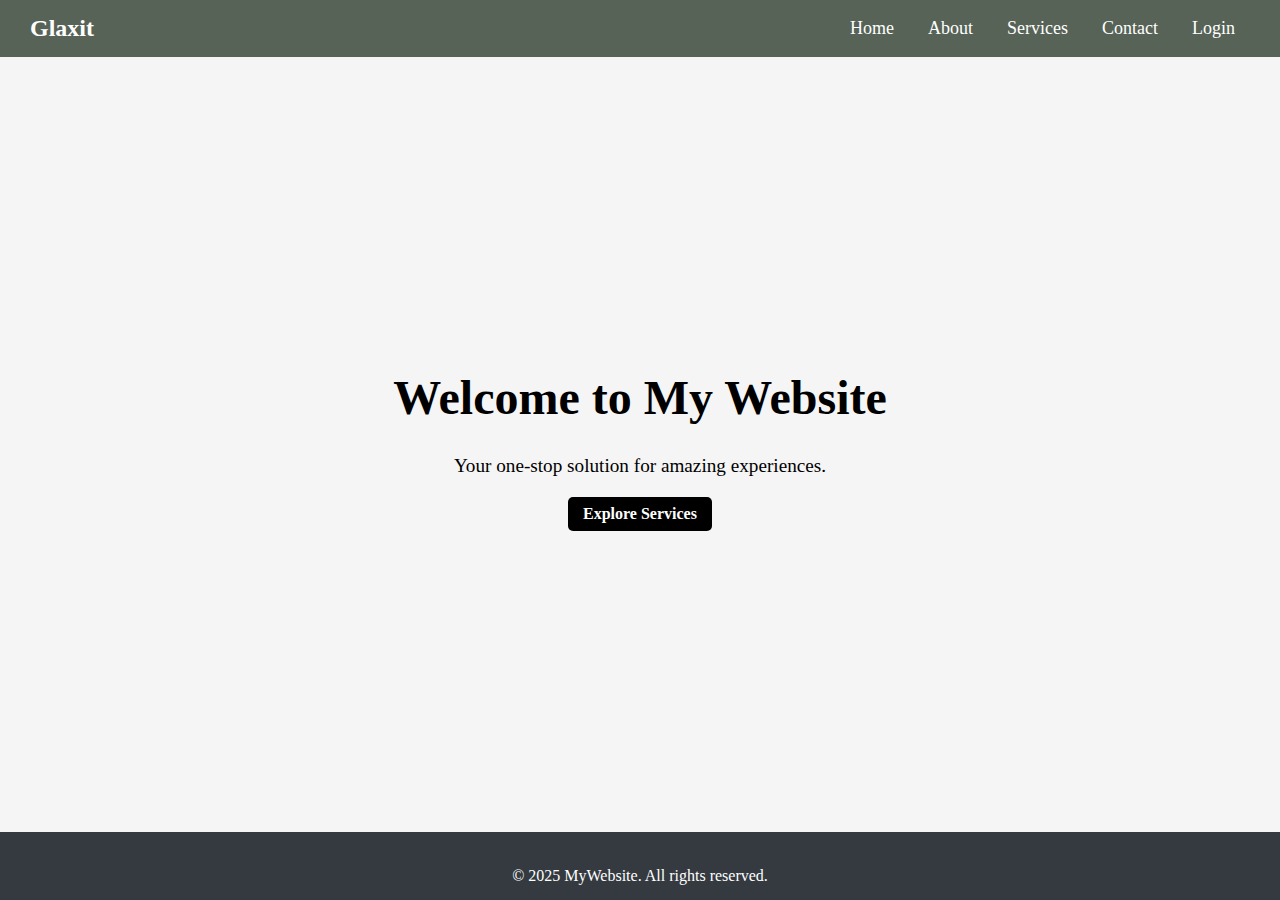
<file: index.html>
<!DOCTYPE html>
<html lang="en">
<head>
    <meta charset="UTF-8">
    <meta name="viewport" content="width=device-width, initial-scale=1.0">
    <title>Home</title>
    <link rel="stylesheet" href="/src/css/style.css">
</head>
<body>
    <nav class="navbar">
        <div class="logo">Glaxit</div>
        <div class="nav-links">
            <a href="/index.html">Home</a>
            <a href="/src/HTML/About.html">About</a>
            <a href="/src/HTML/service.html">Services</a>
            <a href="/src/HTML/contact.html">Contact</a>
            <a href="/src/HTML/login.html">Login</a>
        </div>
    </nav>
        <div>
    <header class="hero">
        <h1>Welcome to My Website</h1>
        <p>Your one-stop solution for amazing experiences.</p>
        <a href="/src/HTML/service.html" class="btn">Explore Services</a>
    </header>
</div>

    <footer>
        <p>© 2025 MyWebsite. All rights reserved.</p>
    </footer>
    
</body>
</html>
</file>
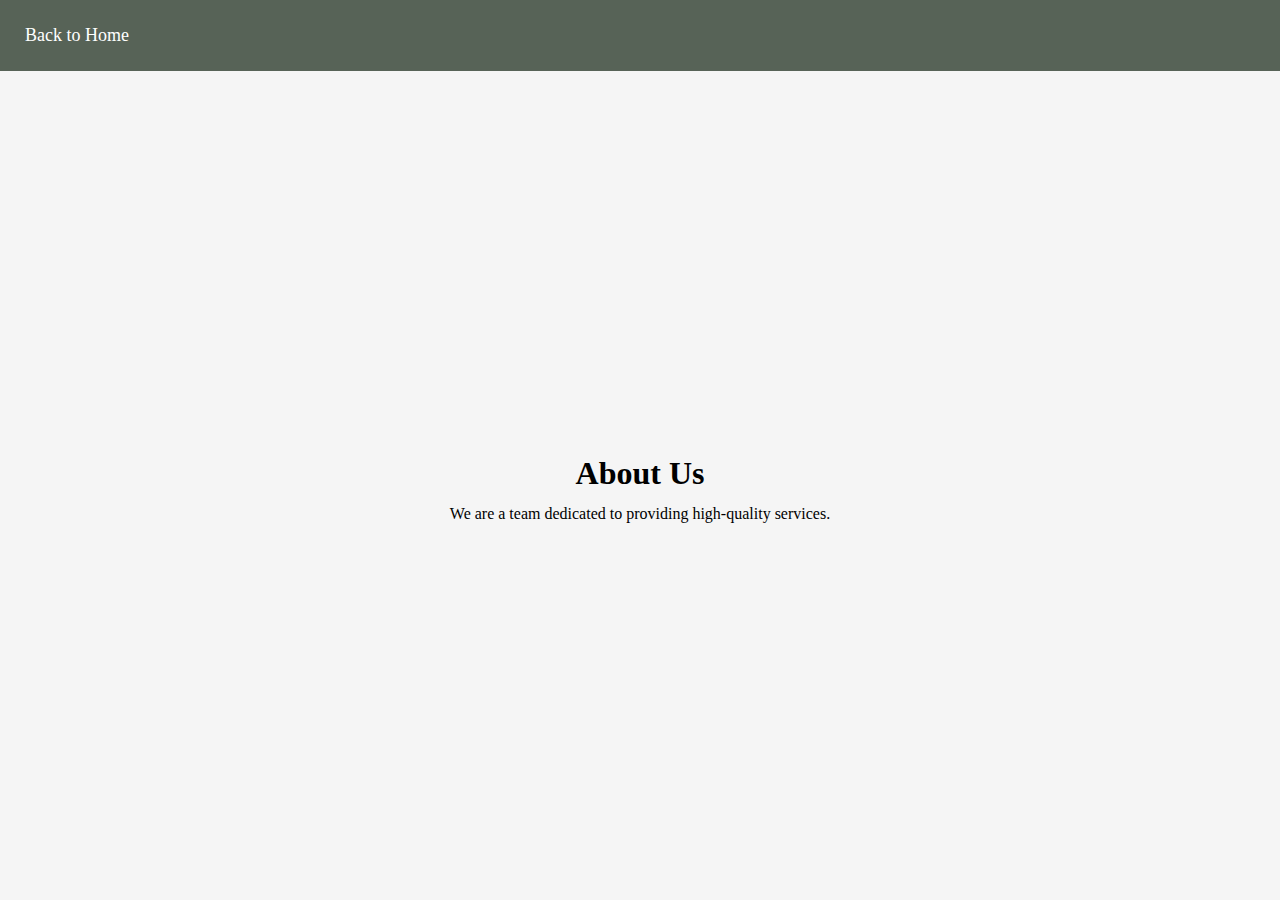
<file: loginSignup/HTML/About.html>
<!DOCTYPE html>
<html lang="en">
<head>
    <meta charset="UTF-8">
    <meta name="viewport" content="width=device-width, initial-scale=1.0">
    <title>About</title>
    <link rel="stylesheet" href="../css/style.css">
</head>
<body>
    <nav class="info">
        <a href="home.html">Back to Home</a>
    </nav>
    <section class="about">
        <h2>About Us</h2>
        <p>We are a team dedicated to providing high-quality services. </p>
    </section>
</body>
</html>
</file>
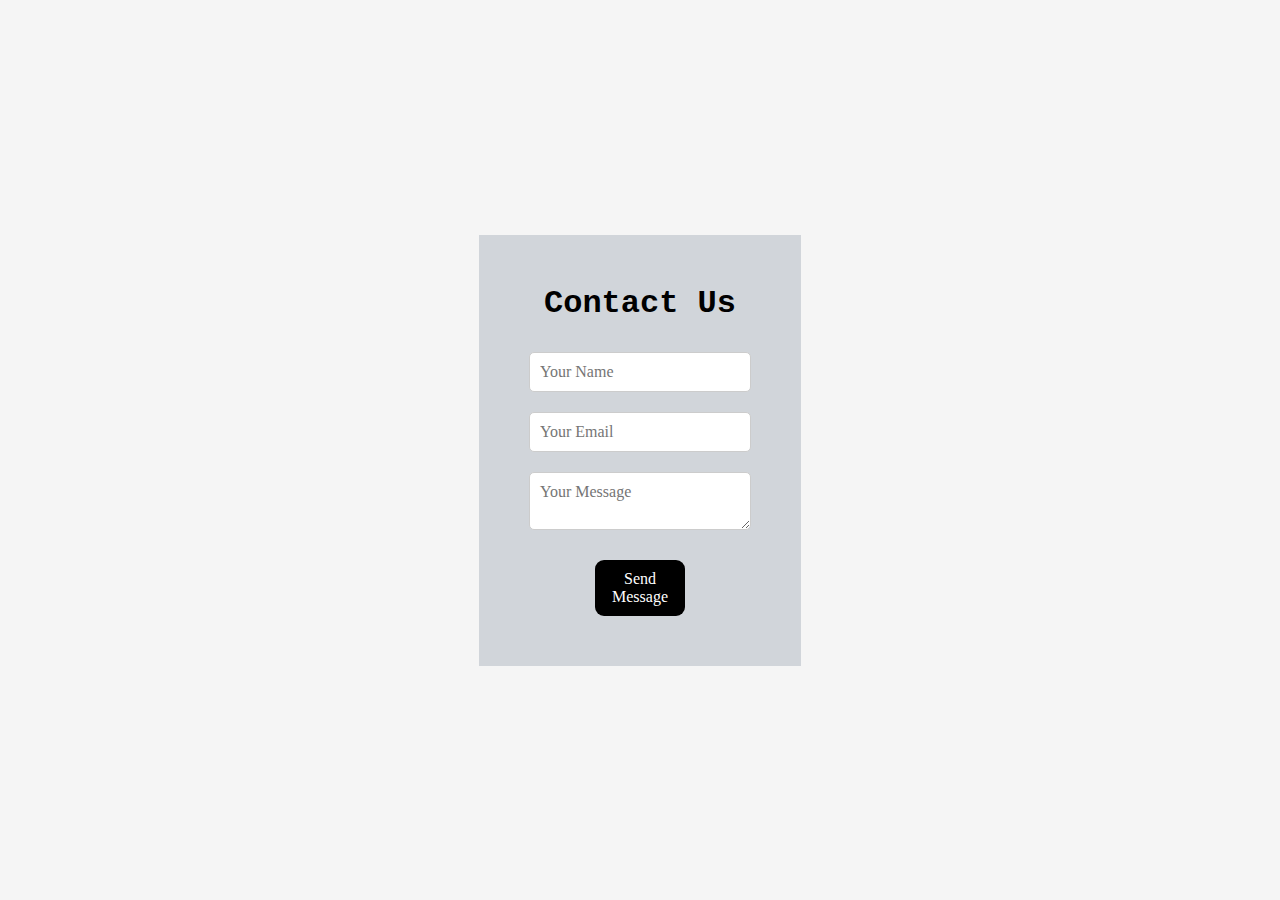
<file: loginSignup/HTML/contact.html>
<!DOCTYPE html>
<html lang="en">
<head>
    <meta charset="UTF-8">
    <meta name="viewport" content="width=device-width, initial-scale=1.0">
    <title>Contact</title>
    <link rel="stylesheet" href="../css/style.css">
</head>
<body>
    <section class="contact">
        <h2>Contact Us</h2>
        <form>
            <input type="text" placeholder="Your Name" required>
            <input type="email" placeholder="Your Email" required>
            <textarea placeholder="Your Message"></textarea>
            <button type="submit">Send Message</button>
        </form>
    </section>
    
</body>
</html>
</file>
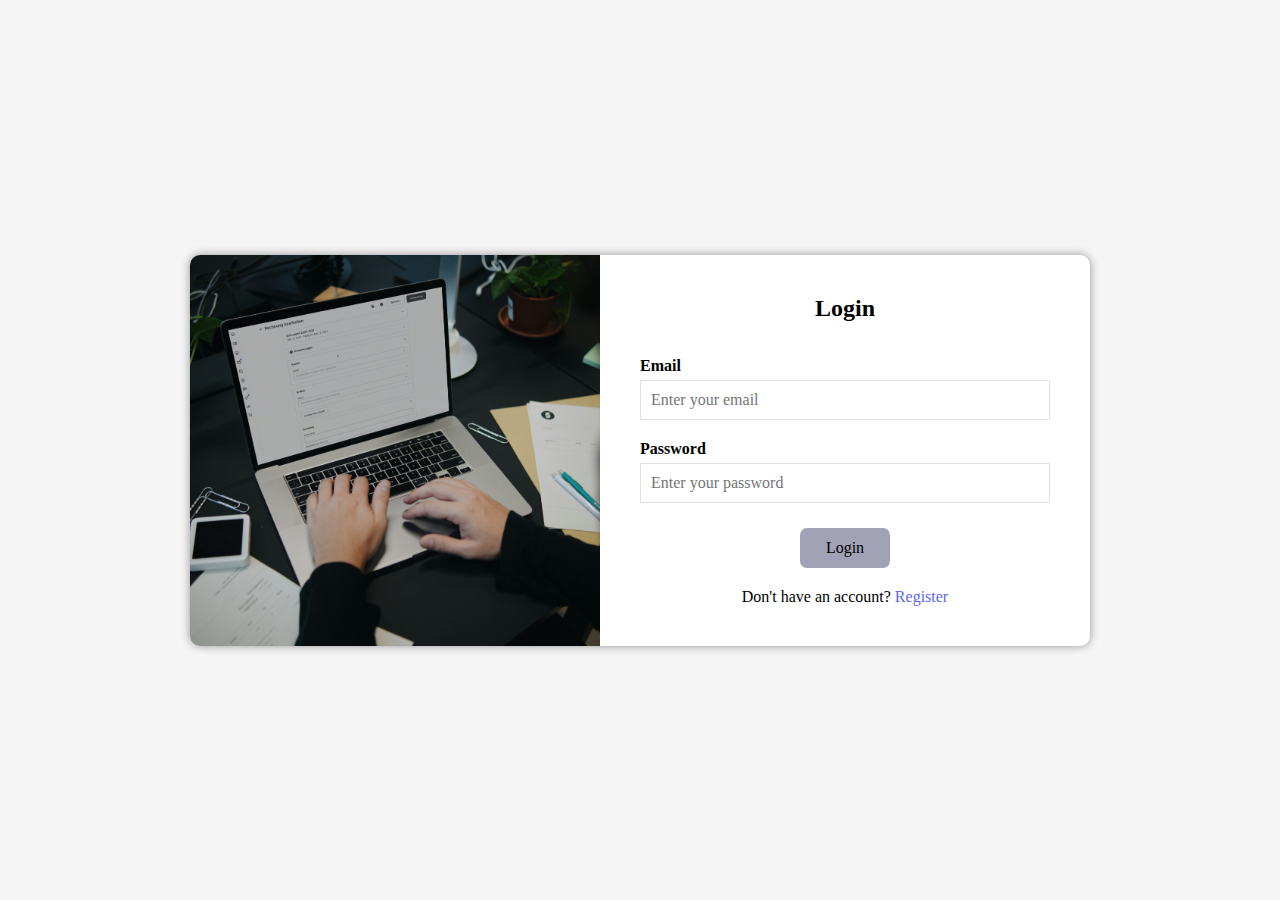
<file: loginSignup/HTML/login.html>
<!DOCTYPE html>
<html lang="en">
<head>
    <meta charset="UTF-8">
    <meta name="viewport" content="width=device-width, initial-scale=1.0">
    <title>Login</title>
    <link rel="stylesheet" href="/loginSignup/css/style.css">
</head>
<body>
    <div class="container">
        <div class="image-section">
            <img src="/assets/sumup-ru18KXzFA4E-unsplash.jpg" alt="Login Image">
        </div>
        <div class="form-section">
            <h2>Login</h2>
            <form>
                <label for="email">Email</label>
                <input type="email" id="email" placeholder="Enter your email" required>

                <label for="password">Password</label>
                <input type="password" id="password" placeholder="Enter your password" required>

                <button type="submit">Login</button>
                <p>Don't have an account? <a href="../HTML/signup.html">Register</a></p>
            </form>
        </div>
    </div>
</body>
</html>
</file>
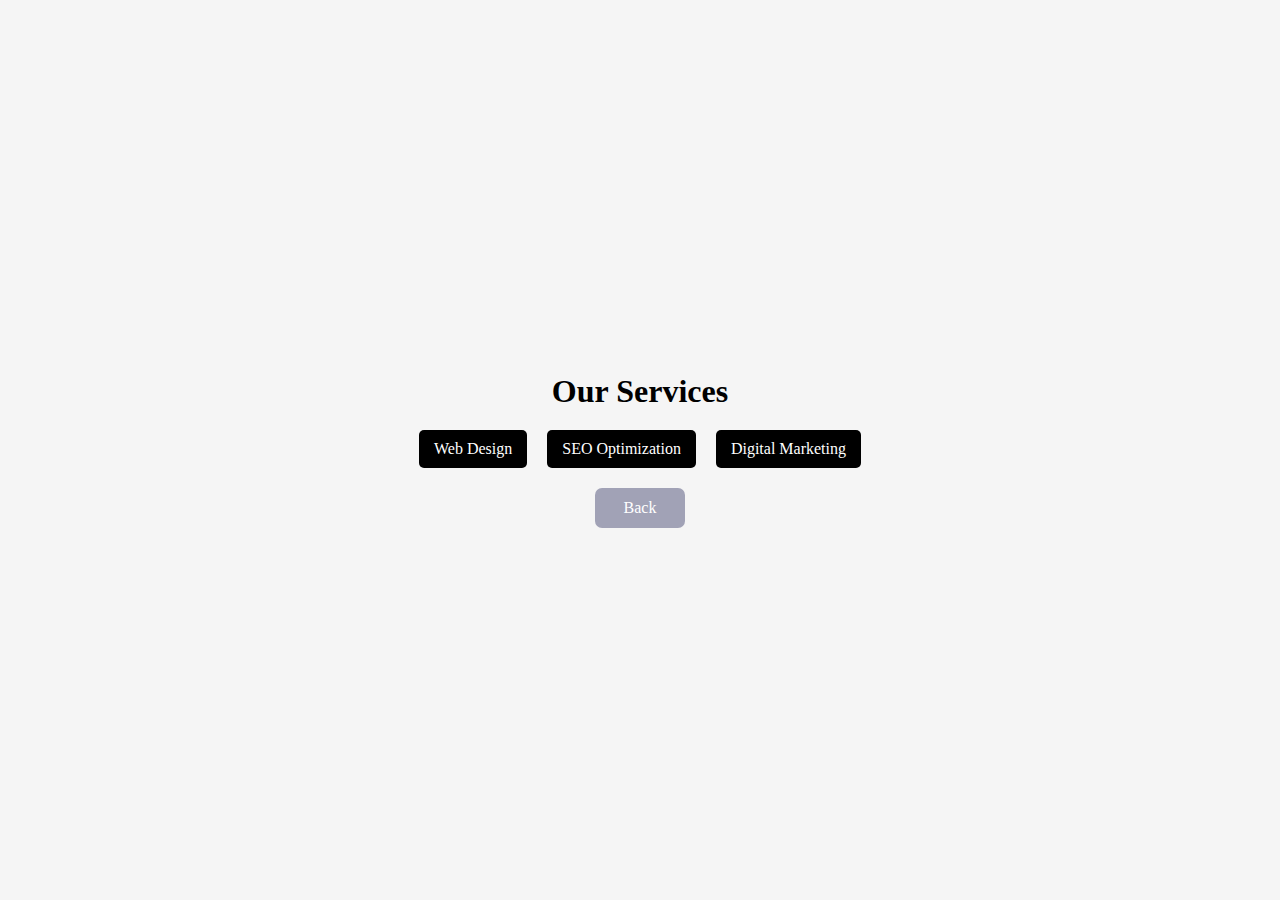
<file: loginSignup/HTML/service.html>
<!DOCTYPE html>
<html lang="en">
<head>
    <meta charset="UTF-8">
    <meta name="viewport" content="width=device-width, initial-scale=1.0">
    <title>Services</title>
    <link rel="stylesheet" href="../css/style.css">
</head>
<body>
    <section class="services">
        <h2>Our Services</h2>
        <div class="service-list">
            <div class="service-box">Web Design</div>
            <div class="service-box">SEO Optimization</div>
            <div class="service-box">Digital Marketing</div>
        </div>
        <button><a href="./home.html" class="back-button">Back</a></button>
    </section>
    
</body>
</html>
</file>
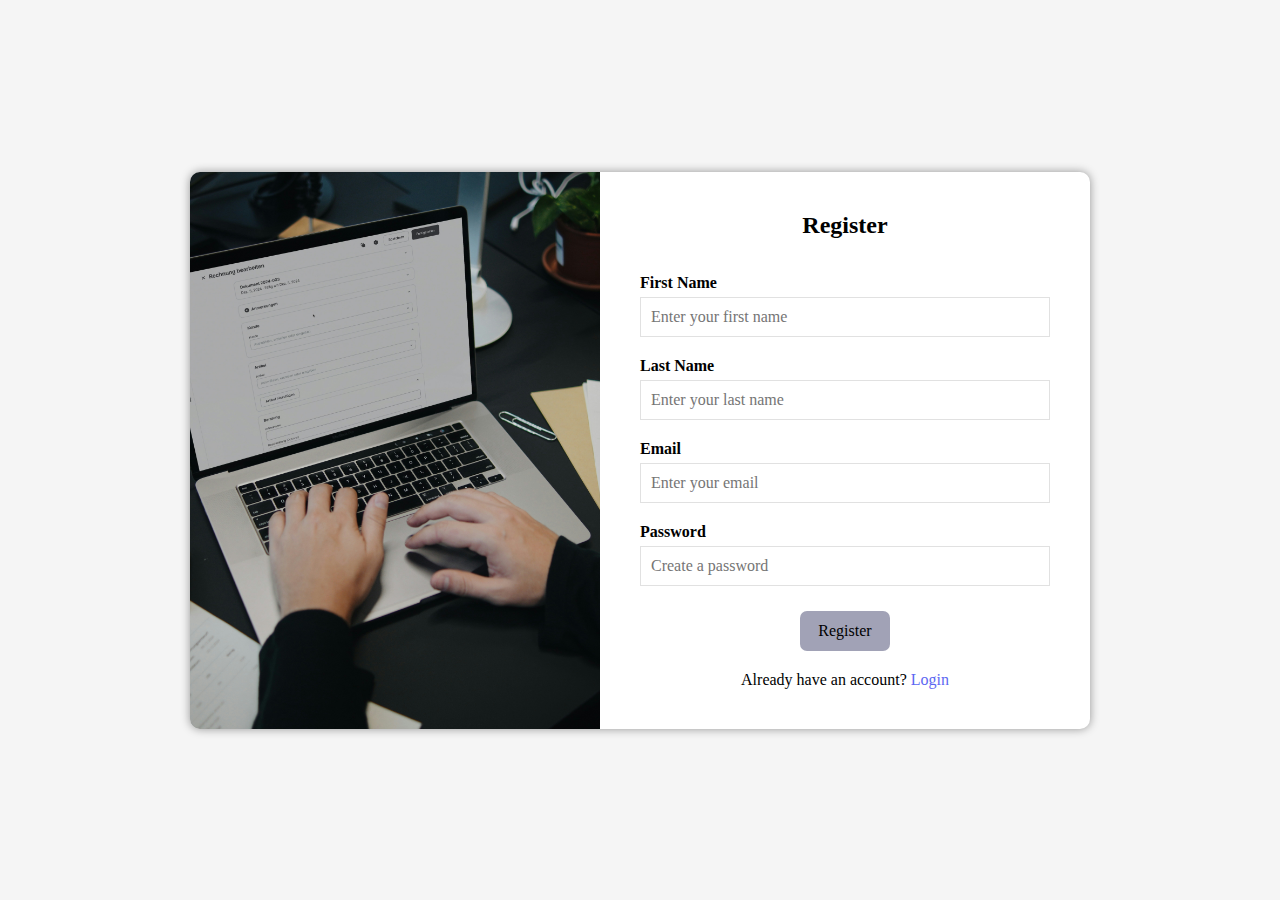
<file: loginSignup/HTML/signup.html>
<!DOCTYPE html>
<html lang="en">
<head>
    <meta charset="UTF-8">
    <meta name="viewport" content="width=device-width, initial-scale=1.0">
    <title>Register</title>
    <link rel="stylesheet" href="/loginSignup/css/style.css">
</head>
<body>
    <div class="container">
        <div class="image-section">
            <img src="/assets/sumup-ru18KXzFA4E-unsplash.jpg" alt="Register Image">
        </div>
        <div class="form-section">
            <h2>Register</h2>
            <form>
                <label for="name">First Name</label>
                <input type="text" id="name" placeholder="Enter your first name" required>

                <label for="name">Last Name</label>
                <input type="text" id="name" placeholder="Enter your last name" required>
                
                <label for="email">Email</label>
                <input type="email" id="email" placeholder="Enter your email" required>

                <label for="password">Password</label>
                <input type="password" id="password" placeholder="Create a password" required>

                <button type="submit">Register</button>
                <p>Already have an account? <a href="/index.html">Login</a></p>
            </form>
        </div>
    </div>
</body>
</html>
</file>
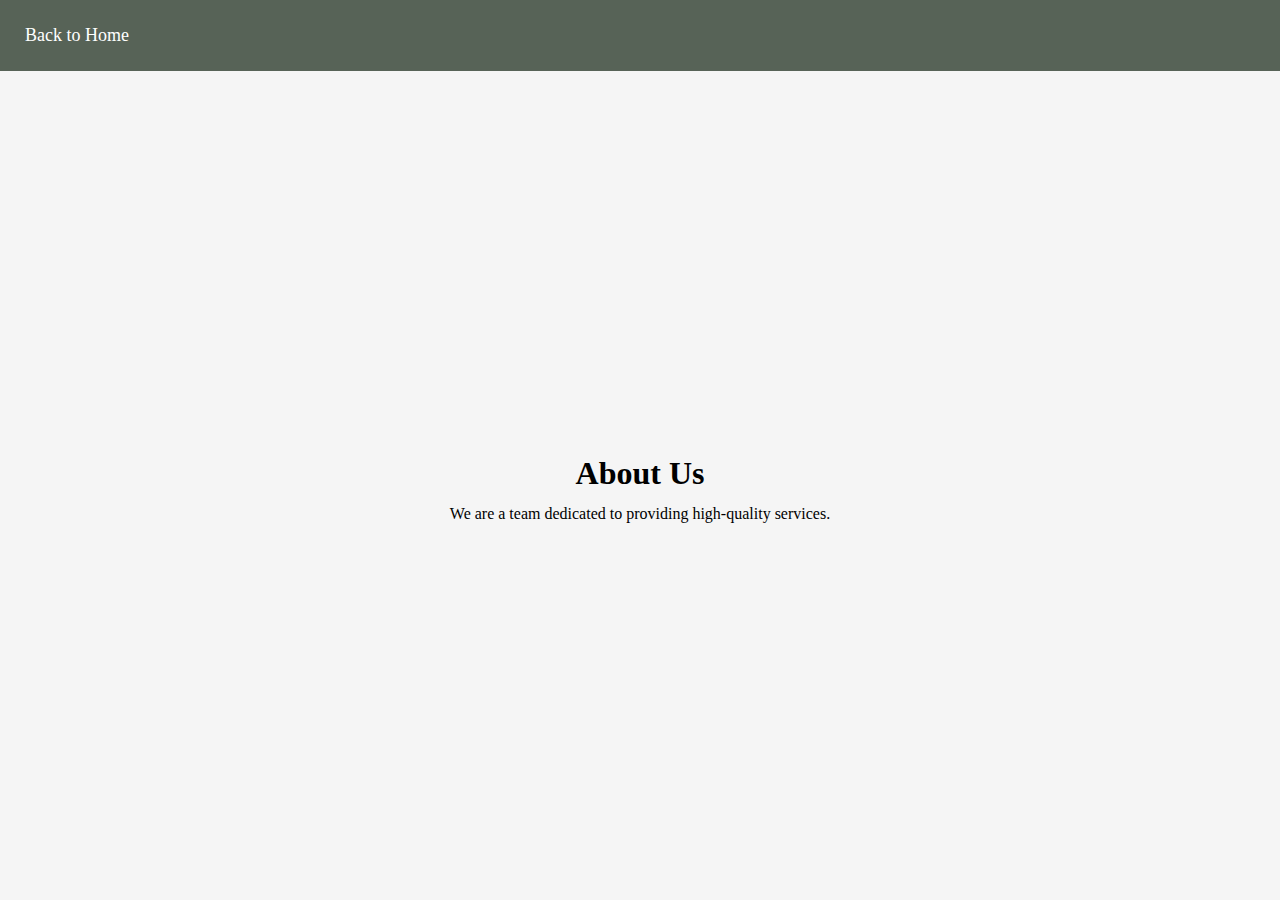
<file: src/HTML/About.html>
<!DOCTYPE html>
<html lang="en">
<head>
    <meta charset="UTF-8">
    <meta name="viewport" content="width=device-width, initial-scale=1.0">
    <title>About</title>
    <link rel="stylesheet" href="../css/style.css">
</head>
<body>
    <nav class="info">
        <a href="/index.html">Back to Home</a>
    </nav>
    <section class="about">
        <h2>About Us</h2>
        <p>We are a team dedicated to providing high-quality services. </p>
    </section>
</body>
</html>
</file>
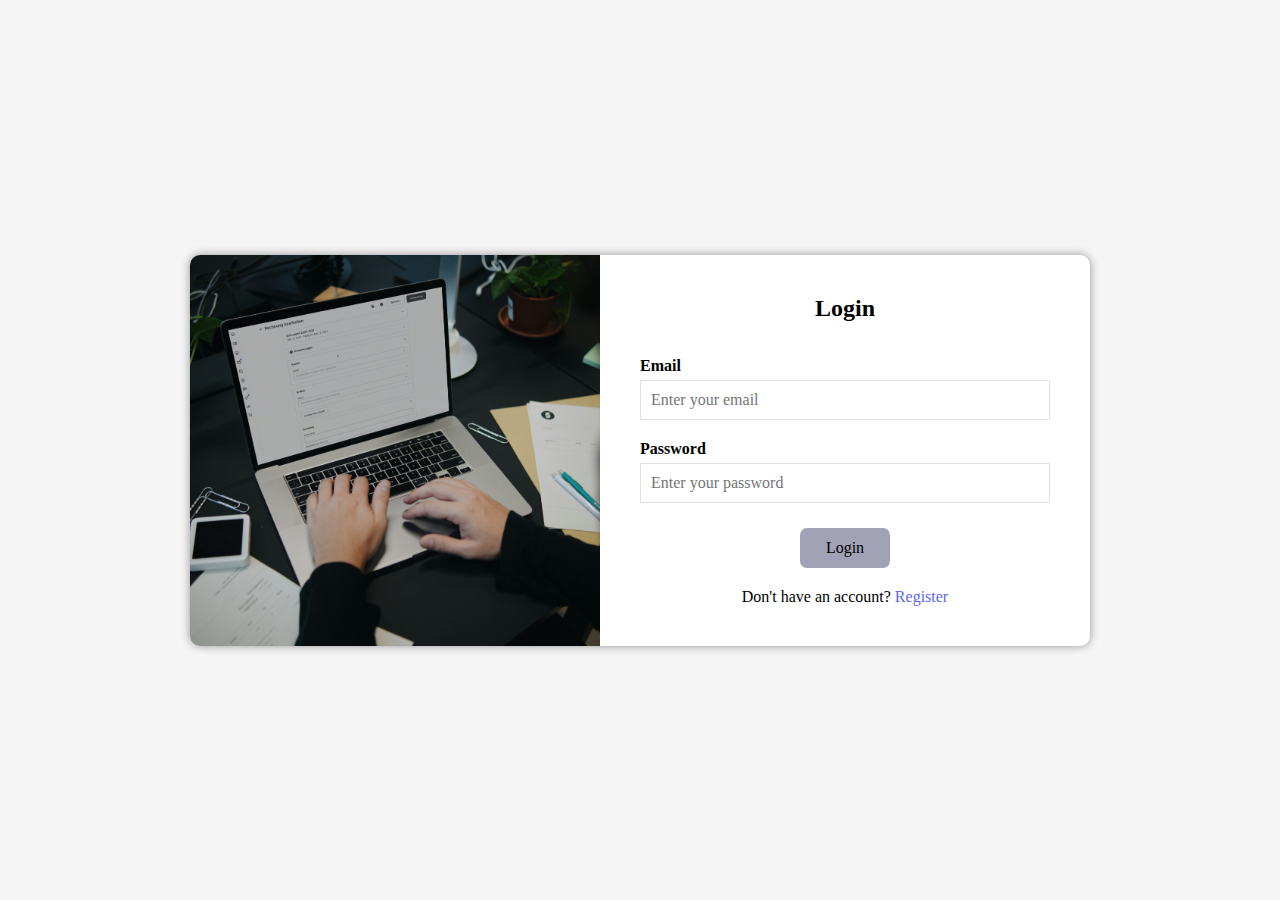
<file: src/HTML/login.html>
<!DOCTYPE html>
<html lang="en">
<head>
    <meta charset="UTF-8">
    <meta name="viewport" content="width=device-width, initial-scale=1.0">
    <title>Login</title>
    <link rel="stylesheet" href="/src/css/style.css">
</head>
<body>
    <div class="container">
        <div class="image-section">
            <img src="/assets/sumup-ru18KXzFA4E-unsplash.jpg" alt="Login Image">
        </div>
        <div class="form-section">
            <h2>Login</h2>
            <form>
                <label for="email">Email</label>
                <input type="email" id="email" placeholder="Enter your email" required>

                <label for="password">Password</label>
                <input type="password" id="password" placeholder="Enter your password" required>

                <button type="submit">Login</button>
                <p>Don't have an account? <a href="./signup.html">Register</a></p>
            </form>
        </div>
    </div>
</body>
</html>
</file>
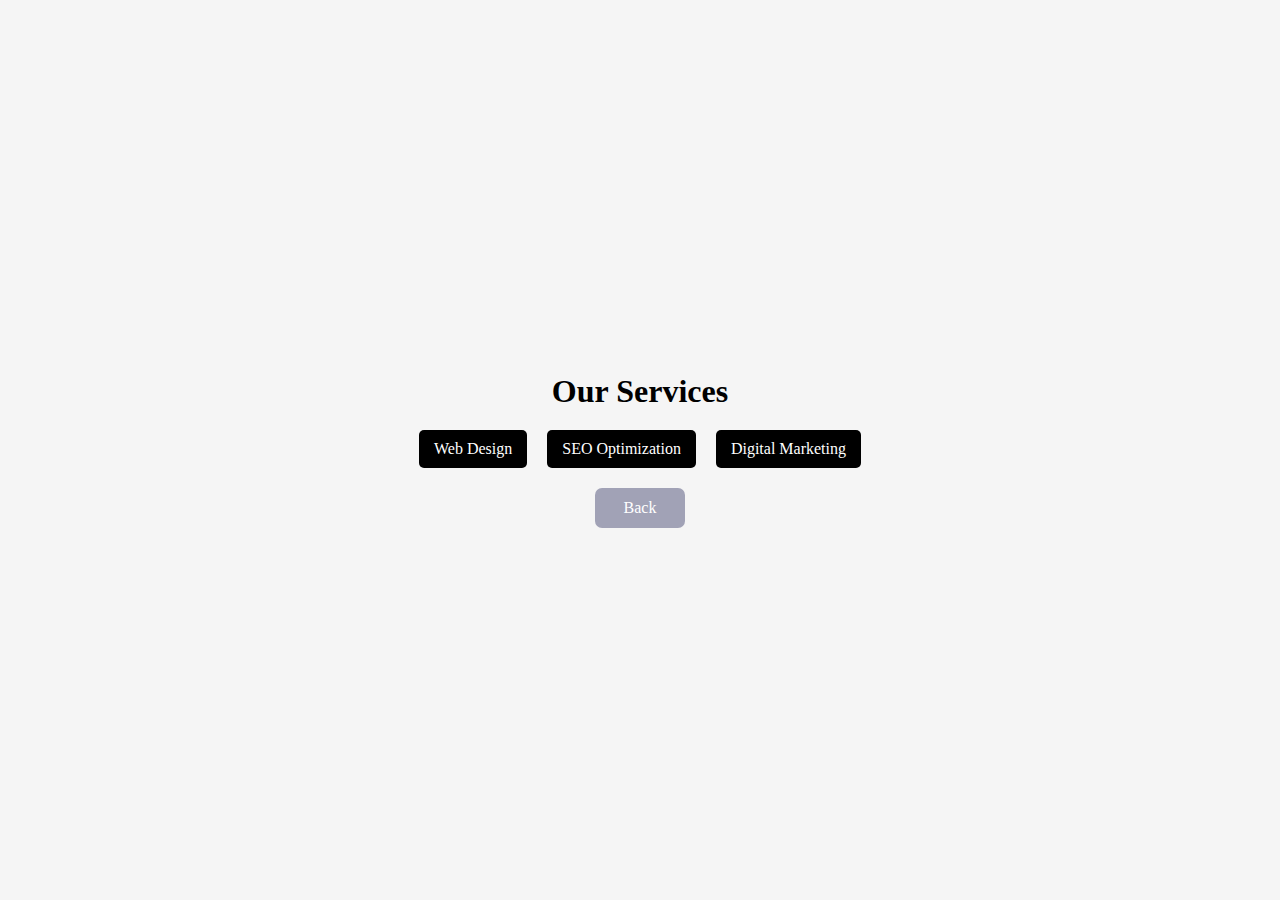
<file: src/HTML/service.html>
<!DOCTYPE html>
<html lang="en">
<head>
    <meta charset="UTF-8">
    <meta name="viewport" content="width=device-width, initial-scale=1.0">
    <title>Services</title>
    <link rel="stylesheet" href="../css/style.css">
</head>
<body>
    <section class="services">
        <h2>Our Services</h2>
        <div class="service-list">
            <div class="service-box">Web Design</div>
            <div class="service-box">SEO Optimization</div>
            <div class="service-box">Digital Marketing</div>
        </div>
        <button><a href="/index.html" class="back-button">Back</a></button>
    </section>
    
</body>
</html>
</file>
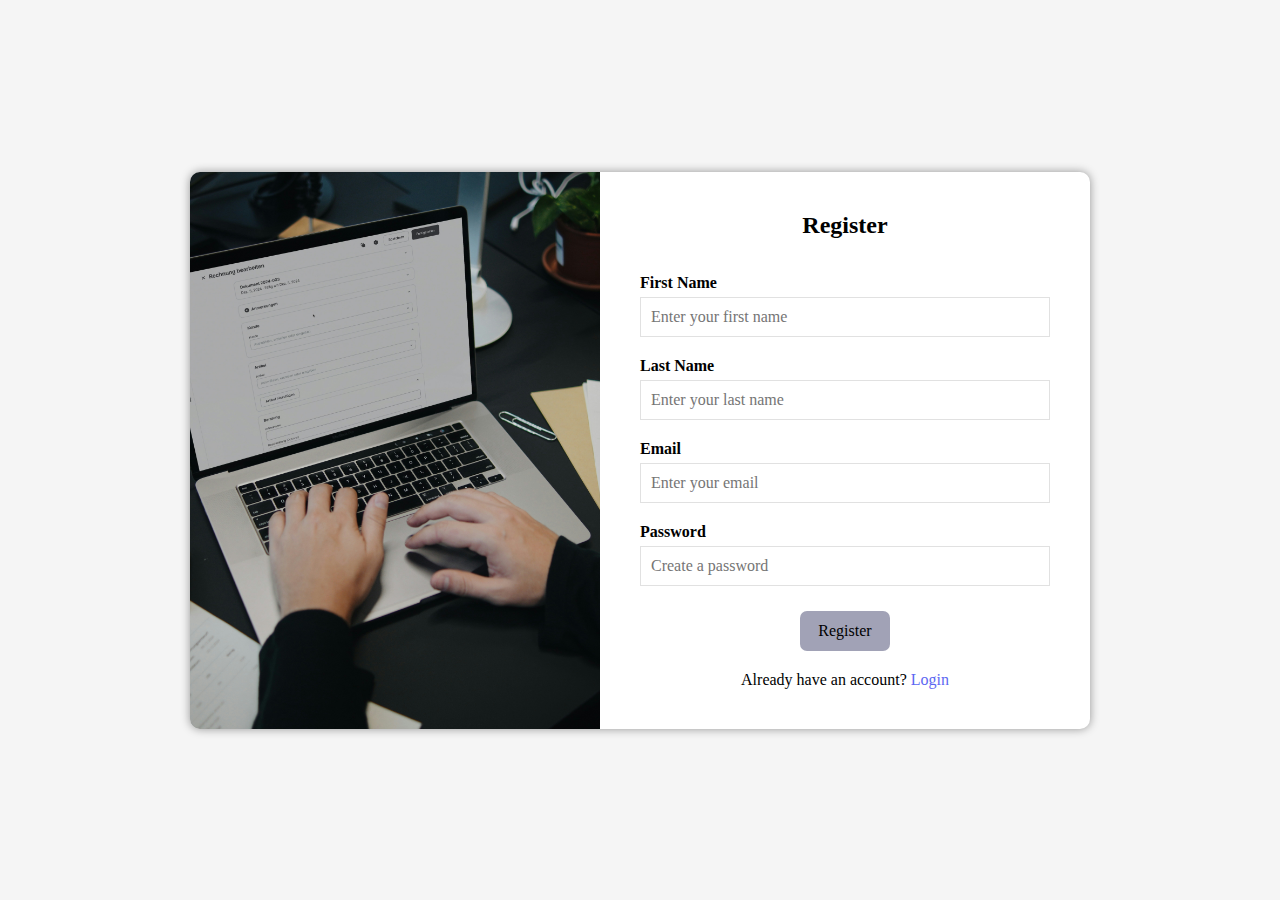
<file: src/HTML/signup.html>
<!DOCTYPE html>
<html lang="en">
<head>
    <meta charset="UTF-8">
    <meta name="viewport" content="width=device-width, initial-scale=1.0">
    <title>Register</title>
    <link rel="stylesheet" href="../css/style.css">
</head>
<body>
    <div class="container">
        <div class="image-section">
            <img src="/assets/sumup-ru18KXzFA4E-unsplash.jpg" alt="Register Image">
        </div>
        <div class="form-section">
            <h2>Register</h2>
            <form>
                <label for="name">First Name</label>
                <input type="text" id="name" placeholder="Enter your first name" required>

                <label for="name">Last Name</label>
                <input type="text" id="name" placeholder="Enter your last name" required>
                
                <label for="email">Email</label>
                <input type="email" id="email" placeholder="Enter your email" required>

                <label for="password">Password</label>
                <input type="password" id="password" placeholder="Create a password" required>

                <button type="submit">Register</button>
                <p>Already have an account? <a href="./login.html">Login</a></p>
            </form>
        </div>
    </div>
</body>
</html>
</file>
<file: src/css/style.css>
/* Login And SinUP Css */
* {
    margin: 0;
    padding: 0;
    box-sizing: border-box;
    font-family: 'Times New Roman', Times, serif;
}

body {
    display: flex;
    justify-content: center;
    align-items: center;
    height: 100vh;
    background-color: #f5f5f5;
}

.container {
    display: flex;
    width: 80%;
    max-width: 900px;
    background: white;
    border-radius: 10px;
    overflow: hidden;
    box-shadow: 0px 0px 10px rgba(0, 0, 0, 0.4);
}

.image-section {
    flex: 1;
    background-color: #ddd;
}

.image-section img {
    width: 100%;
    height: 100%;
    object-fit: cover;
}

.form-section {
    flex: 1;
    padding: 40px;
    display: flex;
    flex-direction: column;
    justify-content: center;
}

h2 {
    text-align: center;
    margin-bottom: 20px;
    font-family: 'Times New Roman';
}

form {
    display: flex;
    flex-direction: column;
    
}

label {
    font-weight: bold;
    margin-top: 15px;
    font-style: normal;
}

input {
    padding: 10px;
    margin: 5px 0;
    border: 1px solid rgba(0, 0, 0, 0.116);
    font-size: 1rem;
    
}
input:focus::placeholder {
    color: transparent;
}


button {
    margin-top: 20px;
    padding: 10px;
    background: #a1a2b6;
    color: rgb(0, 0, 0);
    border: none;
    border-radius: 7px;
    cursor: pointer;
    font-size: 16px;
    width: 90px;
    height: 40px;
    align-self: center;
}

button:hover {
    background: #235dda;
    color: #000000;
    border: solid 1px #000000;
}

p {
    margin-top: 20px;
    text-align: center;
}

p a {
    color: #5c67f2;
    text-decoration: none;
}

p a:hover {
    text-decoration: underline;
}

@media (max-width: 768px) {
    .container {
        flex-direction: column;
        width: 90%;
        margin-top: 20px;
    }

    .image-section {
        height: 200px;
        border-top-left-radius: 5px;
        border-top-right-radius: 5px;
    }
}

/* Navbar Styles */
.navbar {
    display: flex;
    justify-content: space-between;
    align-items: center;
    background-color: rgb(87, 99, 87);
    padding: 15px 30px;
    position: fixed;
    width: 100%;
    top: 0;
    left: 0;
    z-index: 1000;

}

.logo {
    font-size: 24px;
    font-weight: bold;
    color: white;
    text-decoration: ;
}

.nav-links a {
    color: white;
    text-decoration: none;
    margin: 0 15px;
    font-size: 18px;
    transition: 0.3s;
}

.nav-links a:hover {
    text-decoration: underline;
}

.btn {
    background-color: black;
    color: white;
    padding: 8px 15px;
    border-radius: 5px;
    font-weight: bold;
    text-decoration: none;
    transition: 0.3s;
    text-decoration: none;
}

.btn:hover {
    background-color: #0056b3;
}

/* Hero Section */
.hero {
    display: flex;
    flex-direction: column;
    justify-content: center;
    align-items: center;
    text-align: center;
}

.hero h1 {
    font-size: 3rem;
    margin-bottom: 10px;
}

.hero p {
    font-size: 1.2rem;
    margin-bottom: 20px;
}

/* Footer */
footer {
    background-color: #343a40;
    color: white;
    padding: 15px;
    position: absolute;
    width: 100%;
    bottom: 0;
    z-index: 1000;
}
 /* Responsive of navbar etc and hero div */
 @media (max-width: 768px){
    .navbar{
        flex-direction: column;
        text-align: center;
        padding: 10px;
    }
    .nav-links{
        flex-direction: column;
        gap: 10px;
    }
    .hero h1{
        font-size: 2rem;
    }
    .hero p {
        font-size: 1rem;
    }
 }
 @media (max-width: 480px) {
    .hero {
        padding: 10px;
    }
    .hero h1 {
        font-size: 1.8rem;
    }
    .hero p {
        font-size: 0.9rem;
    }
}

/* Navbar Styles */
.info {
    background-color: rgb(87, 99, 87);
    padding: 15px;
    position: fixed;
    width: 100%;
    top: 0;
    left: 0;
    z-index: 1000;
}

.info a {
    color: white;
    text-decoration: none;
    font-size: 18px;
    padding: 10px;
    display: inline-block;
}

/* About Section */
.about {
    margin-top: 80px;
    padding: 50px;
    text-align: center;
}

.about h2 {
    font-size: 2rem;
    margin-bottom: 10px;
}

.about p {
    font-size: 1rem;
    max-width: 600px;
    margin: auto;
    line-height: 1.5;
}
/* Services Section */
.services {
    padding: 50px;
    text-align: center;
}

.services h2 {
    font-size: 2rem;
    margin-bottom: 20px;
}

.service-list {
    display: flex;
    justify-content: center;
    gap: 20px;
    flex-wrap: wrap;
}

.service-box {
    background-color: black;
    color: white;
    padding: 10px 15px;
    border-radius: 5px;
    font-size: 1rem;
    text-align: center;
}
/* Back Button */
.back-button {
    color: white;
    text-decoration: none;
    border-radius: 5px;
    font-size: 1rem;
    width: 90px;
    height: 40px;
}

.back-button:hover {
    background-color: #0056b3;
}
/* Contact Section */
.contact {
    padding: 50px;
    text-align: center;
    background-color: #d1d5da;
}

.contact h2 {
    font-size: 2rem;
    font-family: 'Courier New';
}

.contact form {
    display: flex;
    flex-direction: column;
    align-items: center;
    max-width: 400px;
    margin: auto;
}

.contact input,
.contact textarea {
    width: 100%;
    padding: 10px;
    margin: 10px 0;
    border: 1px solid #ccc;
    border-radius: 5px;
    font-size: 1rem;
}
textarea:focus::placeholder {
    color: transparent;
}

.contact button {
    padding: 10px 15px;
    background-color:  black;
    color: white;
    border: none;
    border-radius: 9px;
    cursor: pointer;
    width: 90px;
    height: inherit;
}

.contact button:hover {
    background-color: #0056b3;
}
</file>
<file: loginSignup/css/style.css>
/* Login And SinUP Css */
* {
    margin: 0;
    padding: 0;
    box-sizing: border-box;
    font-family: 'Times New Roman', Times, serif;
}

body {
    display: flex;
    justify-content: center;
    align-items: center;
    height: 100vh;
    background-color: #f5f5f5;
}

.container {
    display: flex;
    width: 80%;
    max-width: 900px;
    background: white;
    border-radius: 10px;
    overflow: hidden;
    box-shadow: 0px 0px 10px rgba(0, 0, 0, 0.4);
}

.image-section {
    flex: 1;
    background-color: #ddd;
}

.image-section img {
    width: 100%;
    height: 100%;
    object-fit: cover;
}

.form-section {
    flex: 1;
    padding: 40px;
    display: flex;
    flex-direction: column;
    justify-content: center;
}

h2 {
    text-align: center;
    margin-bottom: 20px;
    font-family: 'Times New Roman';
}

form {
    display: flex;
    flex-direction: column;
    
}

label {
    font-weight: bold;
    margin-top: 15px;
    font-style: normal;
}

input {
    padding: 10px;
    margin: 5px 0;
    border: 1px solid rgba(0, 0, 0, 0.116);
    font-size: 1rem;
    
}
input:focus::placeholder {
    color: transparent;
}


button {
    margin-top: 20px;
    padding: 10px;
    background: #a1a2b6;
    color: rgb(0, 0, 0);
    border: none;
    border-radius: 7px;
    cursor: pointer;
    font-size: 16px;
    width: 90px;
    height: 40px;
    align-self: center;
}

button:hover {
    background: #235dda;
    color: #000000;
    border: solid 1px #000000;
}

p {
    margin-top: 20px;
    text-align: center;
}

p a {
    color: #5c67f2;
    text-decoration: none;
}

p a:hover {
    text-decoration: underline;
}

@media (max-width: 768px) {
    .container {
        flex-direction: column;
        width: 90%;
        margin-top: 20px;
    }

    .image-section {
        height: 200px;
        border-top-left-radius: 5px;
        border-top-right-radius: 5px;
    }
}

/* Navbar Styles */
.navbar {
    display: flex;
    justify-content: space-between;
    align-items: center;
    background-color: rgb(87, 99, 87);
    padding: 15px 30px;
    position: fixed;
    width: 100%;
    top: 0;
    left: 0;
    z-index: 1000;

}

.logo {
    font-size: 24px;
    font-weight: bold;
    color: white;
    text-decoration: ;
}

.nav-links a {
    color: white;
    text-decoration: none;
    margin: 0 15px;
    font-size: 18px;
    transition: 0.3s;
}

.nav-links a:hover {
    text-decoration: underline;
}

.btn {
    background-color: black;
    color: white;
    padding: 8px 15px;
    border-radius: 5px;
    font-weight: bold;
    text-decoration: none;
    transition: 0.3s;
    text-decoration: none;
}

.btn:hover {
    background-color: #0056b3;
}

/* Hero Section */
.hero {
    display: flex;
    flex-direction: column;
    justify-content: center;
    align-items: center;
    text-align: center;
}

.hero h1 {
    font-size: 3rem;
    margin-bottom: 10px;
}

.hero p {
    font-size: 1.2rem;
    margin-bottom: 20px;
}

/* Footer */
footer {
    background-color: #343a40;
    color: white;
    padding: 15px;
    position: absolute;
    width: 100%;
    bottom: 0;
    z-index: 1000;
}
 /* Responsive of navbar etc and hero div */
 @media (max-width: 768px){
    .navbar{
        flex-direction: column;
        text-align: center;
        padding: 10px;
    }
    .nav-links{
        flex-direction: column;
        gap: 10px;
    }
    .hero h1{
        font-size: 2rem;
    }
    .hero p {
        font-size: 1rem;
    }
 }
 @media (max-width: 480px) {
    .hero {
        padding: 10px;
    }
    .hero h1 {
        font-size: 1.8rem;
    }
    .hero p {
        font-size: 0.9rem;
    }
}

/* Navbar Styles */
.info {
    background-color: rgb(87, 99, 87);
    padding: 15px;
    position: fixed;
    width: 100%;
    top: 0;
    left: 0;
    z-index: 1000;
}

.info a {
    color: white;
    text-decoration: none;
    font-size: 18px;
    padding: 10px;
    display: inline-block;
}

/* About Section */
.about {
    margin-top: 80px;
    padding: 50px;
    text-align: center;
}

.about h2 {
    font-size: 2rem;
    margin-bottom: 10px;
}

.about p {
    font-size: 1rem;
    max-width: 600px;
    margin: auto;
    line-height: 1.5;
}
/* Services Section */
.services {
    padding: 50px;
    text-align: center;
}

.services h2 {
    font-size: 2rem;
    margin-bottom: 20px;
}

.service-list {
    display: flex;
    justify-content: center;
    gap: 20px;
    flex-wrap: wrap;
}

.service-box {
    background-color: black;
    color: white;
    padding: 10px 15px;
    border-radius: 5px;
    font-size: 1rem;
    text-align: center;
}
/* Back Button */
.back-button {
    color: white;
    text-decoration: none;
    border-radius: 5px;
    font-size: 1rem;
    width: 90px;
    height: 40px;
}

.back-button:hover {
    background-color: #0056b3;
}
/* Contact Section */
.contact {
    padding: 50px;
    text-align: center;
    background-color: #d1d5da;
}

.contact h2 {
    font-size: 2rem;
    font-family: 'Courier New';
}

.contact form {
    display: flex;
    flex-direction: column;
    align-items: center;
    max-width: 400px;
    margin: auto;
}

.contact input,
.contact textarea {
    width: 100%;
    padding: 10px;
    margin: 10px 0;
    border: 1px solid #ccc;
    border-radius: 5px;
    font-size: 1rem;
}
textarea:focus::placeholder {
    color: transparent;
}

.contact button {
    padding: 10px 15px;
    background-color:  black;
    color: white;
    border: none;
    border-radius: 9px;
    cursor: pointer;
    width: 90px;
    height: inherit;
}

.contact button:hover {
    background-color: #0056b3;
}
</file>
